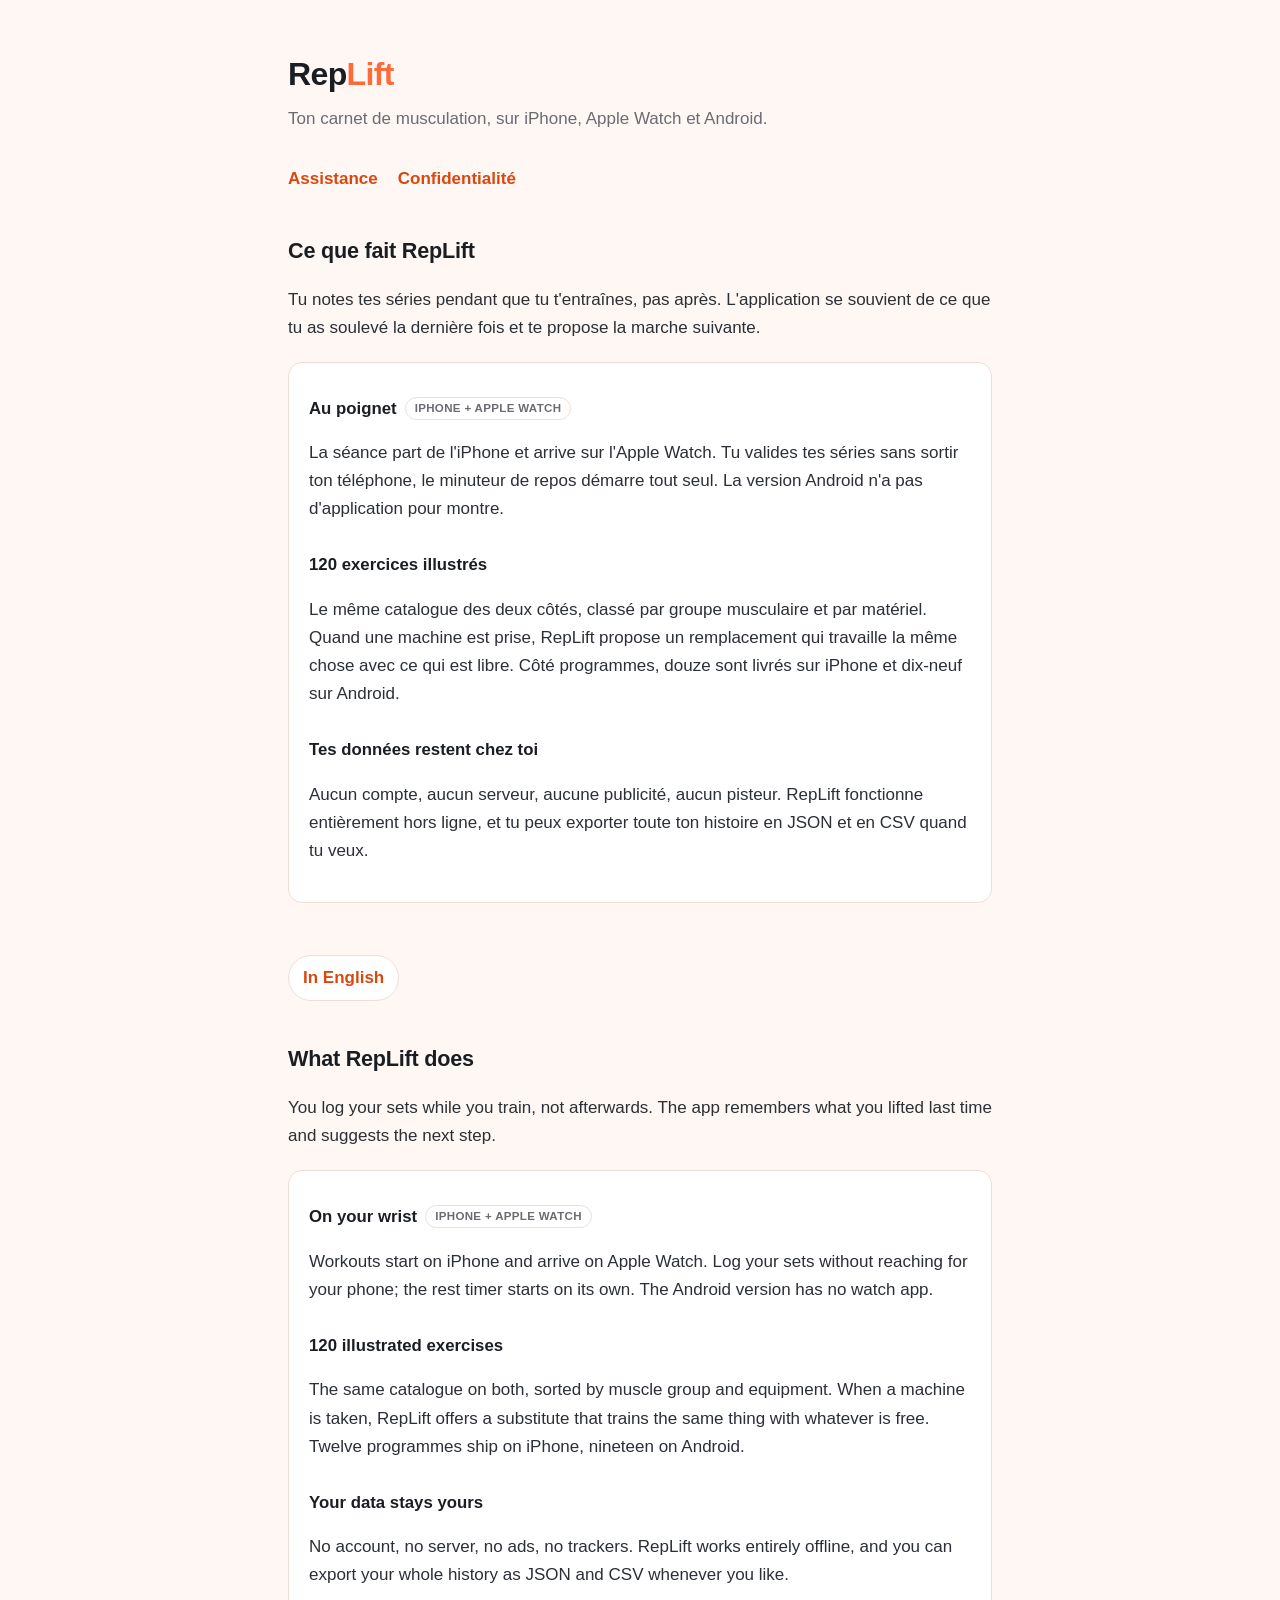
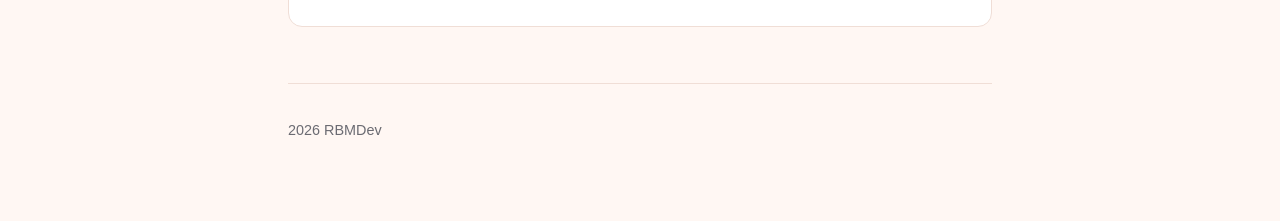
<file: index.html>
<!doctype html>
<html lang="fr">
<head>
<meta charset="utf-8">
<meta name="viewport" content="width=device-width, initial-scale=1">
<title>RepLift</title>
<meta name="description" content="RepLift, carnet de musculation pour iPhone, Apple Watch et Android. Hors ligne, sans compte, sans publicité.">
<link rel="stylesheet" href="style.css">
</head>
<body>
<div class="page">

<header>
  <h1 class="marque">Rep<span>Lift</span></h1>
  <p class="bandeau">Ton carnet de musculation, sur iPhone, Apple&nbsp;Watch et Android.</p>
</header>

<nav>
  <a href="assistance.html">Assistance</a>
  <a href="confidentialite.html">Confidentialité</a>
</nav>

<section>
  <h2>Ce que fait RepLift</h2>
  <p>
    Tu notes tes séries pendant que tu t'entraînes, pas après. L'application se
    souvient de ce que tu as soulevé la dernière fois et te propose la marche
    suivante.
  </p>
  <div class="carte">
    <h3>Au poignet<span class="plateforme">iPhone + Apple Watch</span></h3>
    <p>
      La séance part de l'iPhone et arrive sur l'Apple&nbsp;Watch. Tu valides tes
      séries sans sortir ton téléphone, le minuteur de repos démarre tout seul.
      La version Android n'a pas d'application pour montre.
    </p>
    <h3>120 exercices illustrés</h3>
    <p>
      Le même catalogue des deux côtés, classé par groupe musculaire et par
      matériel. Quand une machine est prise, RepLift propose un remplacement qui
      travaille la même chose avec ce qui est libre. Côté programmes, douze sont
      livrés sur iPhone et dix-neuf sur Android.
    </p>
    <h3>Tes données restent chez toi</h3>
    <p>
      Aucun compte, aucun serveur, aucune publicité, aucun pisteur. RepLift
      fonctionne entièrement hors ligne, et tu peux exporter toute ton histoire
      en JSON et en CSV quand tu veux.
    </p>
  </div>
</section>

<a class="langue" href="#english">In English</a>

<section id="english" lang="en">
  <h2>What RepLift does</h2>
  <p>
    You log your sets while you train, not afterwards. The app remembers what
    you lifted last time and suggests the next step.
  </p>
  <div class="carte">
    <h3>On your wrist<span class="plateforme">iPhone + Apple Watch</span></h3>
    <p>
      Workouts start on iPhone and arrive on Apple&nbsp;Watch. Log your sets
      without reaching for your phone; the rest timer starts on its own. The
      Android version has no watch app.
    </p>
    <h3>120 illustrated exercises</h3>
    <p>
      The same catalogue on both, sorted by muscle group and equipment. When a
      machine is taken, RepLift offers a substitute that trains the same thing
      with whatever is free. Twelve programmes ship on iPhone, nineteen on
      Android.
    </p>
    <h3>Your data stays yours</h3>
    <p>
      No account, no server, no ads, no trackers. RepLift works entirely
      offline, and you can export your whole history as JSON and CSV whenever
      you like.
    </p>
  </div>
</section>

<footer>
  <p>2026 RBMDev</p>
</footer>

</div>
</body>
</html>
</file>
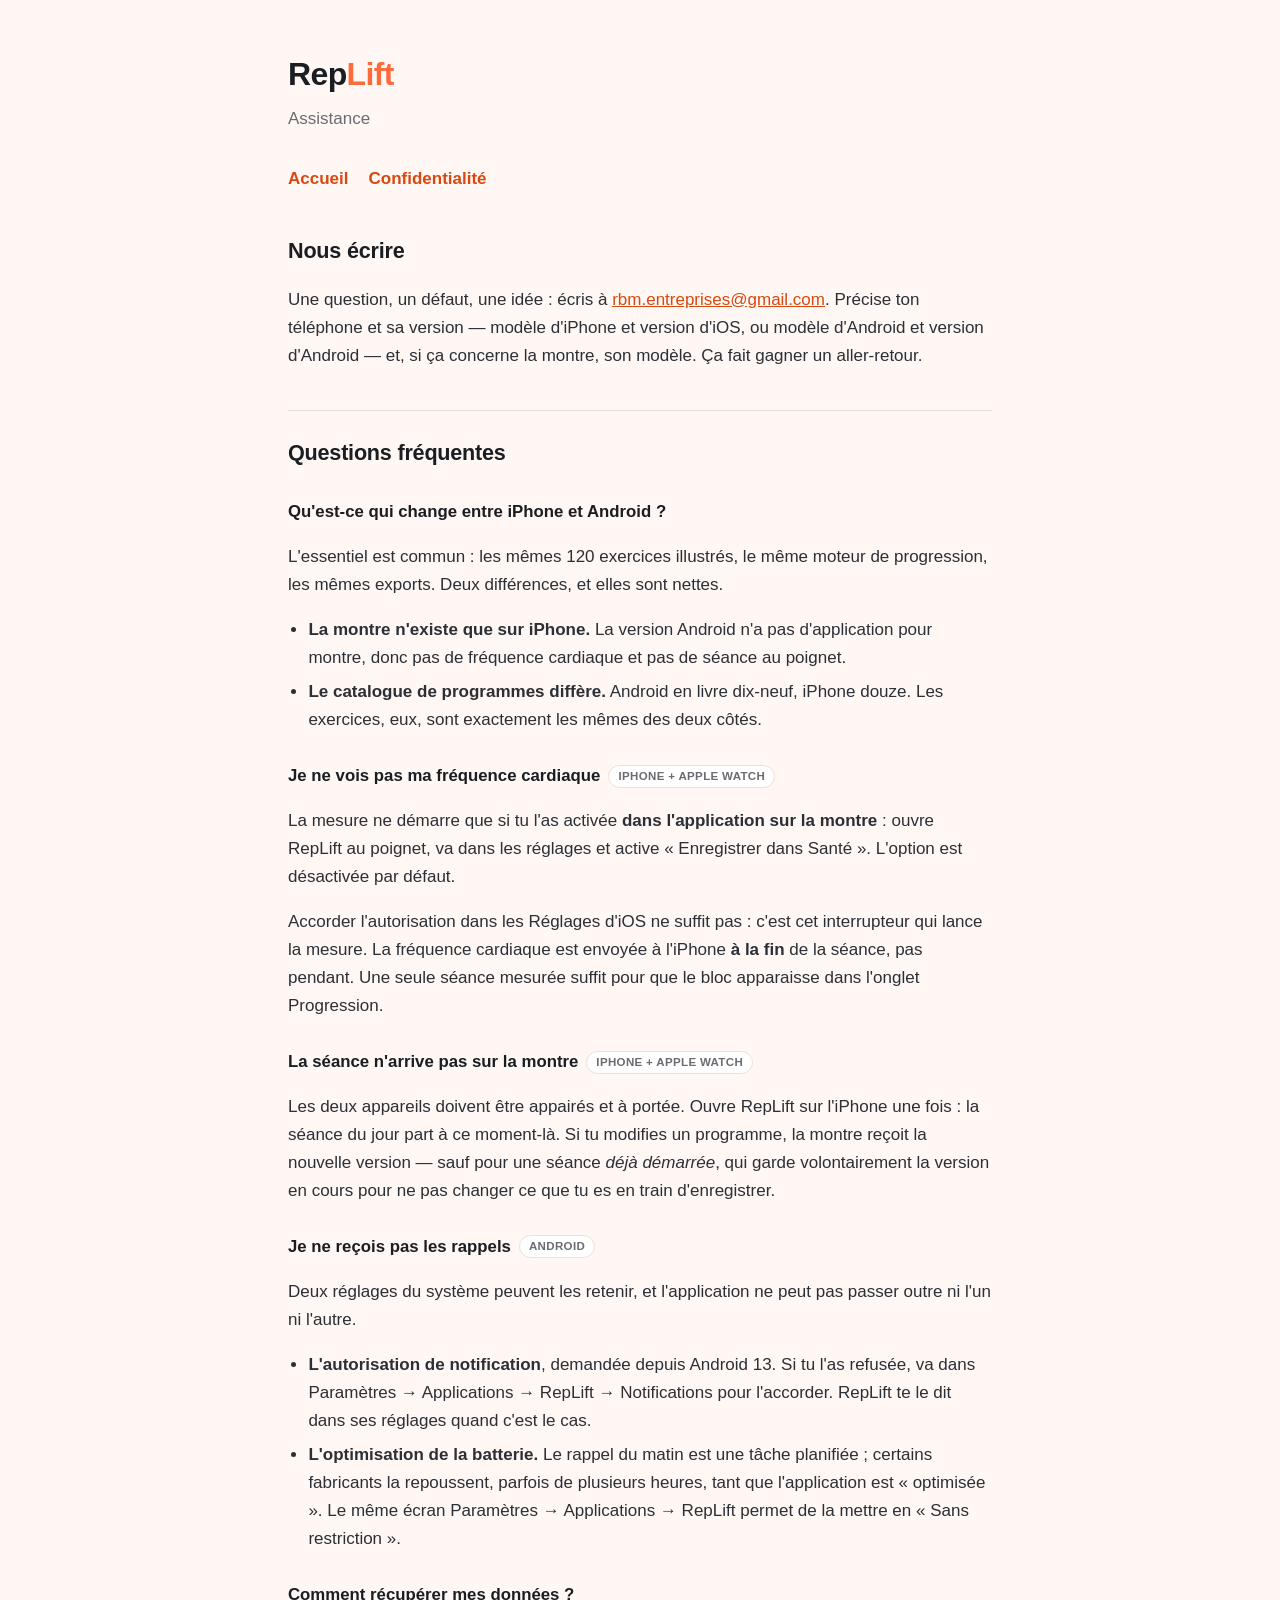
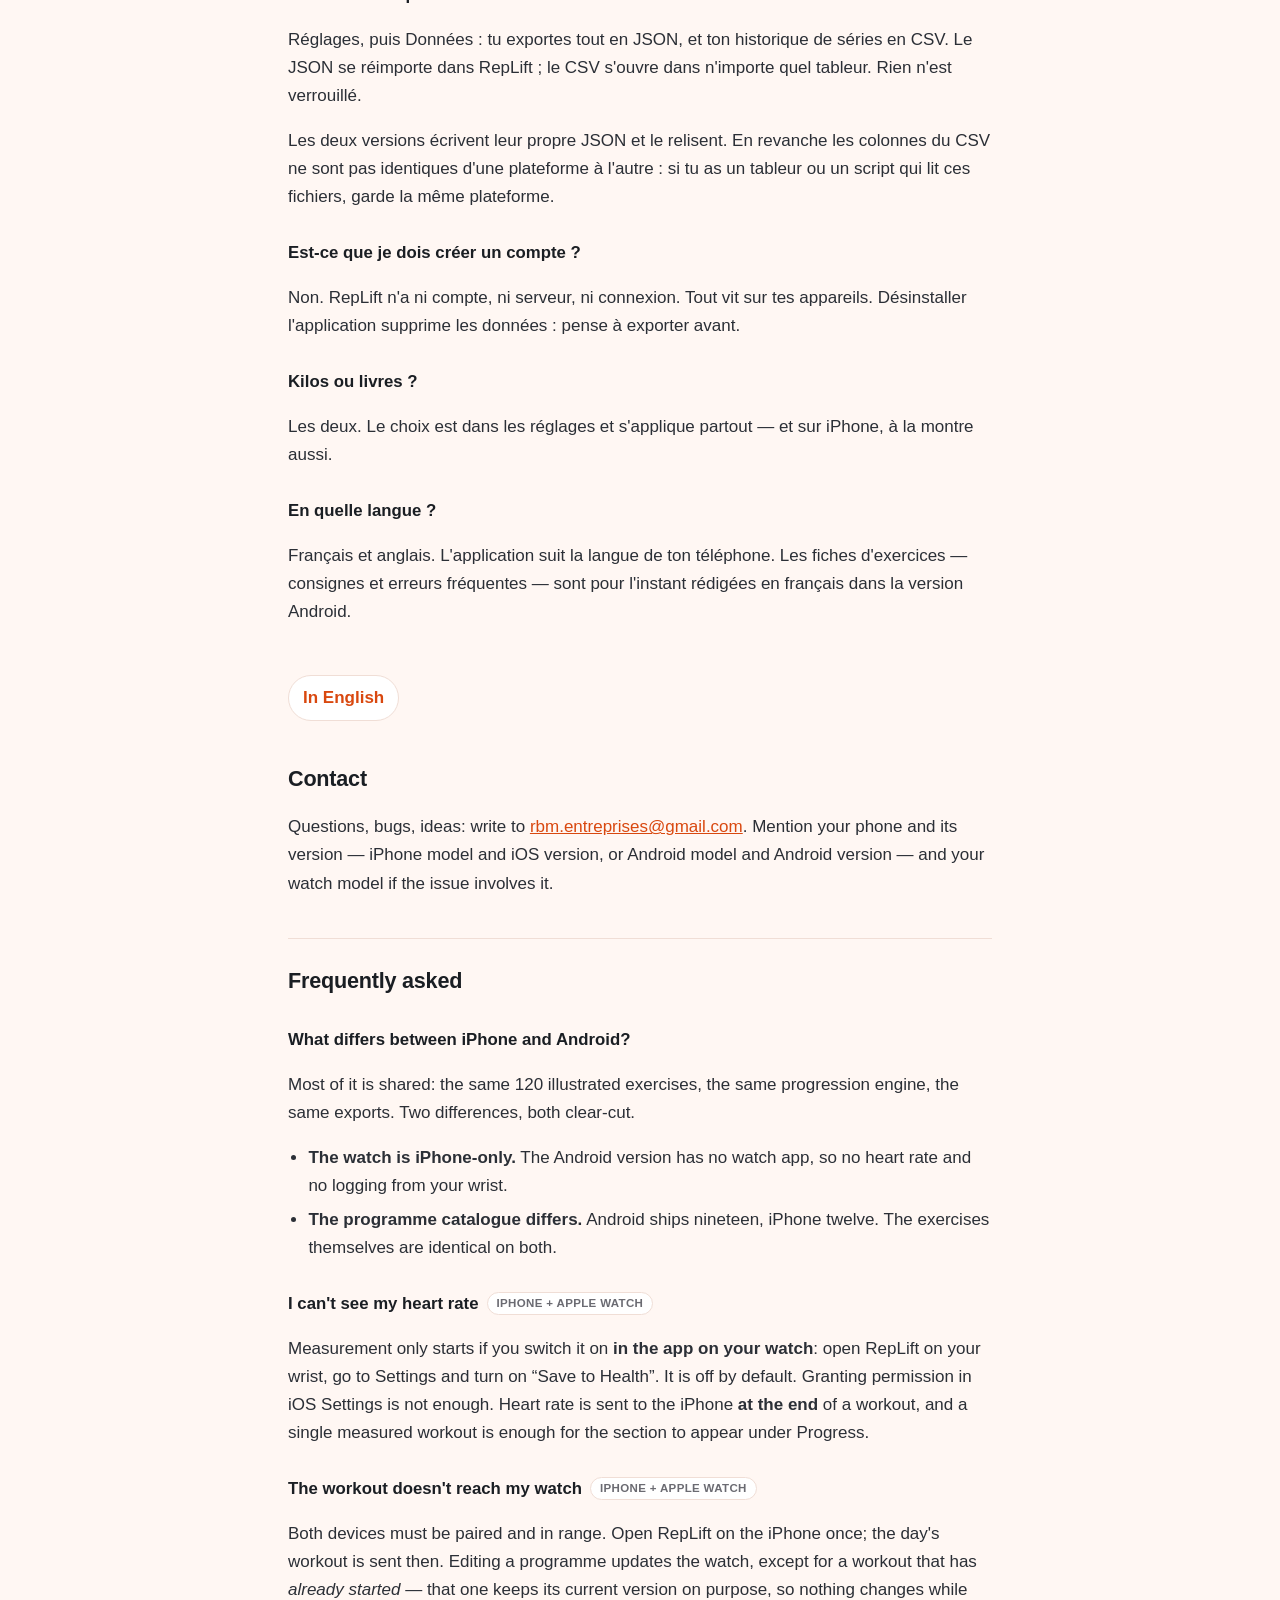
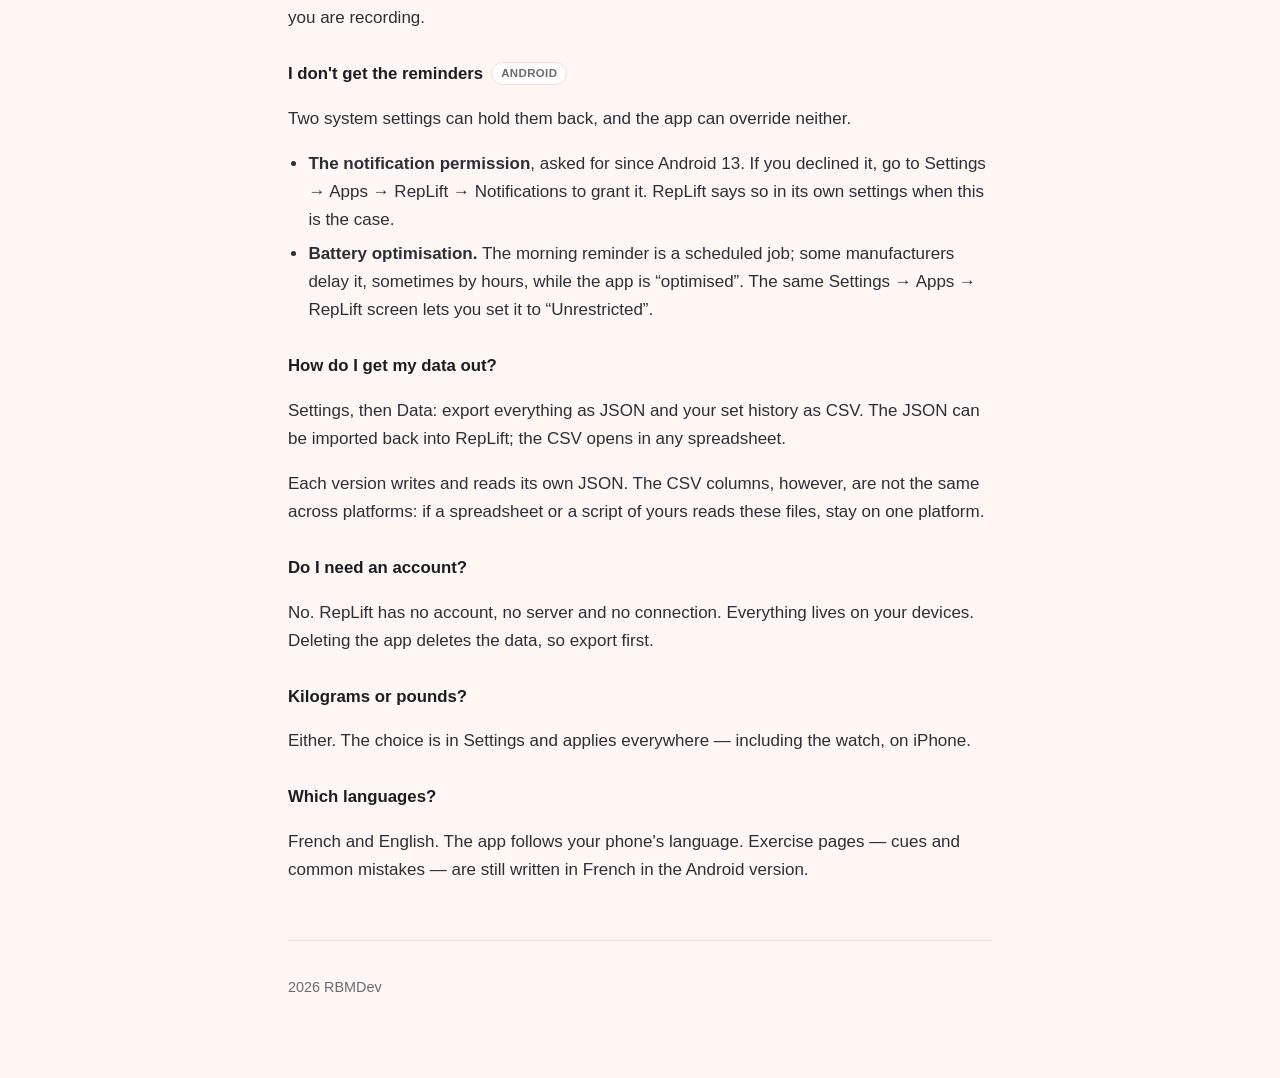
<file: assistance.html>
<!doctype html>
<html lang="fr">
<head>
<meta charset="utf-8">
<meta name="viewport" content="width=device-width, initial-scale=1">
<title>Assistance — RepLift</title>
<meta name="description" content="Aide et contact pour RepLift sur iPhone, Apple Watch et Android : rappels, fréquence cardiaque, sauvegardes.">
<link rel="stylesheet" href="style.css">
</head>
<body>
<div class="page">

<header>
  <h1 class="marque">Rep<span>Lift</span></h1>
  <p class="bandeau">Assistance</p>
</header>

<nav>
  <a href="index.html">Accueil</a>
  <a href="confidentialite.html">Confidentialité</a>
</nav>

<section>
  <h2>Nous écrire</h2>
  <p>
    Une question, un défaut, une idée : écris à
    <a href="mailto:rbm.entreprises@gmail.com">rbm.entreprises@gmail.com</a>.
    Précise ton téléphone et sa version — modèle d'iPhone et version d'iOS, ou
    modèle d'Android et version d'Android — et, si ça concerne la montre, son
    modèle. Ça fait gagner un aller-retour.
  </p>

  <h2>Questions fréquentes</h2>

  <h3>Qu'est-ce qui change entre iPhone et Android ?</h3>
  <p>
    L'essentiel est commun : les mêmes 120 exercices illustrés, le même moteur
    de progression, les mêmes exports. Deux différences, et elles sont nettes.
  </p>
  <ul>
    <li>
      <strong>La montre n'existe que sur iPhone.</strong> La version Android
      n'a pas d'application pour montre, donc pas de fréquence cardiaque et
      pas de séance au poignet.
    </li>
    <li>
      <strong>Le catalogue de programmes diffère.</strong> Android en livre
      dix-neuf, iPhone douze. Les exercices, eux, sont exactement les mêmes des
      deux côtés.
    </li>
  </ul>

  <h3>Je ne vois pas ma fréquence cardiaque<span class="plateforme">iPhone + Apple Watch</span></h3>
  <p>
    La mesure ne démarre que si tu l'as activée <strong>dans l'application sur
    la montre</strong> : ouvre RepLift au poignet, va dans les réglages et
    active « Enregistrer dans Santé ». L'option est désactivée par défaut.
  </p>
  <p>
    Accorder l'autorisation dans les Réglages d'iOS ne suffit pas : c'est cet
    interrupteur qui lance la mesure. La fréquence cardiaque est envoyée à
    l'iPhone <strong>à la fin</strong> de la séance, pas pendant. Une seule
    séance mesurée suffit pour que le bloc apparaisse dans l'onglet Progression.
  </p>

  <h3>La séance n'arrive pas sur la montre<span class="plateforme">iPhone + Apple Watch</span></h3>
  <p>
    Les deux appareils doivent être appairés et à portée. Ouvre RepLift sur
    l'iPhone une fois : la séance du jour part à ce moment-là. Si tu modifies
    un programme, la montre reçoit la nouvelle version — sauf pour une séance
    <em>déjà démarrée</em>, qui garde volontairement la version en cours pour
    ne pas changer ce que tu es en train d'enregistrer.
  </p>

  <h3>Je ne reçois pas les rappels<span class="plateforme">Android</span></h3>
  <p>
    Deux réglages du système peuvent les retenir, et l'application ne peut pas
    passer outre ni l'un ni l'autre.
  </p>
  <ul>
    <li>
      <strong>L'autorisation de notification</strong>, demandée depuis
      Android&nbsp;13. Si tu l'as refusée, va dans Paramètres → Applications →
      RepLift → Notifications pour l'accorder. RepLift te le dit dans ses
      réglages quand c'est le cas.
    </li>
    <li>
      <strong>L'optimisation de la batterie.</strong> Le rappel du matin est
      une tâche planifiée ; certains fabricants la repoussent, parfois de
      plusieurs heures, tant que l'application est « optimisée ». Le même écran
      Paramètres → Applications → RepLift permet de la mettre en « Sans
      restriction ».
    </li>
  </ul>

  <h3>Comment récupérer mes données ?</h3>
  <p>
    Réglages, puis Données : tu exportes tout en JSON, et ton historique de
    séries en CSV. Le JSON se réimporte dans RepLift ; le CSV s'ouvre dans
    n'importe quel tableur. Rien n'est verrouillé.
  </p>
  <p>
    Les deux versions écrivent leur propre JSON et le relisent. En revanche les
    colonnes du CSV ne sont pas identiques d'une plateforme à l'autre : si tu
    as un tableur ou un script qui lit ces fichiers, garde la même plateforme.
  </p>

  <h3>Est-ce que je dois créer un compte ?</h3>
  <p>
    Non. RepLift n'a ni compte, ni serveur, ni connexion. Tout vit sur tes
    appareils. Désinstaller l'application supprime les données : pense à
    exporter avant.
  </p>

  <h3>Kilos ou livres ?</h3>
  <p>
    Les deux. Le choix est dans les réglages et s'applique partout — et sur
    iPhone, à la montre aussi.
  </p>

  <h3>En quelle langue ?</h3>
  <p>
    Français et anglais. L'application suit la langue de ton téléphone. Les
    fiches d'exercices — consignes et erreurs fréquentes — sont pour l'instant
    rédigées en français dans la version Android.
  </p>
</section>

<a class="langue" href="#english">In English</a>

<section id="english" lang="en">
  <h2>Contact</h2>
  <p>
    Questions, bugs, ideas: write to
    <a href="mailto:rbm.entreprises@gmail.com">rbm.entreprises@gmail.com</a>.
    Mention your phone and its version — iPhone model and iOS version, or
    Android model and Android version — and your watch model if the issue
    involves it.
  </p>

  <h2>Frequently asked</h2>

  <h3>What differs between iPhone and Android?</h3>
  <p>
    Most of it is shared: the same 120 illustrated exercises, the same
    progression engine, the same exports. Two differences, both clear-cut.
  </p>
  <ul>
    <li>
      <strong>The watch is iPhone-only.</strong> The Android version has no
      watch app, so no heart rate and no logging from your wrist.
    </li>
    <li>
      <strong>The programme catalogue differs.</strong> Android ships
      nineteen, iPhone twelve. The exercises themselves are identical on both.
    </li>
  </ul>

  <h3>I can't see my heart rate<span class="plateforme">iPhone + Apple Watch</span></h3>
  <p>
    Measurement only starts if you switch it on <strong>in the app on your
    watch</strong>: open RepLift on your wrist, go to Settings and turn on
    “Save to Health”. It is off by default. Granting permission in iOS Settings
    is not enough. Heart rate is sent to the iPhone <strong>at the end</strong>
    of a workout, and a single measured workout is enough for the section to
    appear under Progress.
  </p>

  <h3>The workout doesn't reach my watch<span class="plateforme">iPhone + Apple Watch</span></h3>
  <p>
    Both devices must be paired and in range. Open RepLift on the iPhone once;
    the day's workout is sent then. Editing a programme updates the watch,
    except for a workout that has <em>already started</em> — that one keeps its
    current version on purpose, so nothing changes while you are recording.
  </p>

  <h3>I don't get the reminders<span class="plateforme">Android</span></h3>
  <p>
    Two system settings can hold them back, and the app can override neither.
  </p>
  <ul>
    <li>
      <strong>The notification permission</strong>, asked for since
      Android&nbsp;13. If you declined it, go to Settings → Apps → RepLift →
      Notifications to grant it. RepLift says so in its own settings when this
      is the case.
    </li>
    <li>
      <strong>Battery optimisation.</strong> The morning reminder is a
      scheduled job; some manufacturers delay it, sometimes by hours, while the
      app is “optimised”. The same Settings → Apps → RepLift screen lets you
      set it to “Unrestricted”.
    </li>
  </ul>

  <h3>How do I get my data out?</h3>
  <p>
    Settings, then Data: export everything as JSON and your set history as CSV.
    The JSON can be imported back into RepLift; the CSV opens in any
    spreadsheet.
  </p>
  <p>
    Each version writes and reads its own JSON. The CSV columns, however, are
    not the same across platforms: if a spreadsheet or a script of yours reads
    these files, stay on one platform.
  </p>

  <h3>Do I need an account?</h3>
  <p>
    No. RepLift has no account, no server and no connection. Everything lives on
    your devices. Deleting the app deletes the data, so export first.
  </p>

  <h3>Kilograms or pounds?</h3>
  <p>
    Either. The choice is in Settings and applies everywhere — including the
    watch, on iPhone.
  </p>

  <h3>Which languages?</h3>
  <p>
    French and English. The app follows your phone's language. Exercise
    pages — cues and common mistakes — are still written in French in the
    Android version.
  </p>
</section>

<footer>
  <p>2026 RBMDev</p>
</footer>

</div>
</body>
</html>
</file>
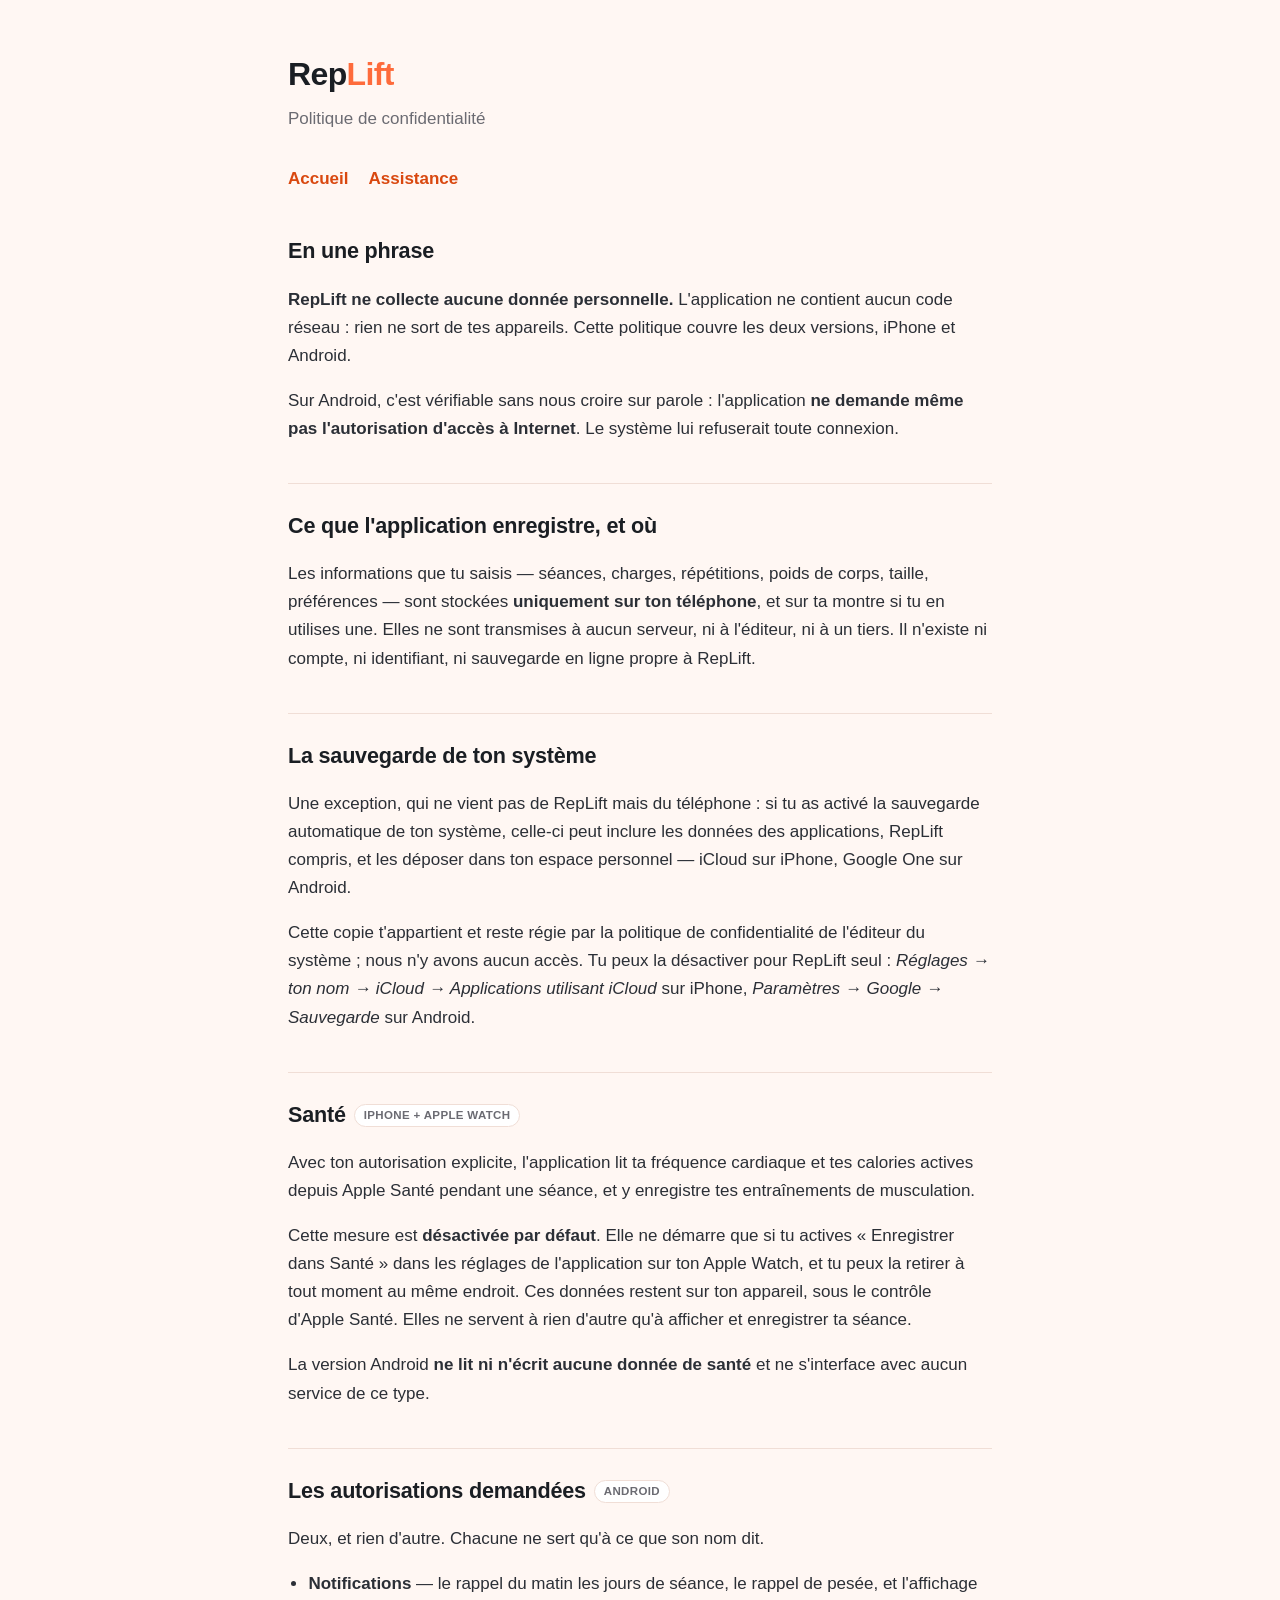
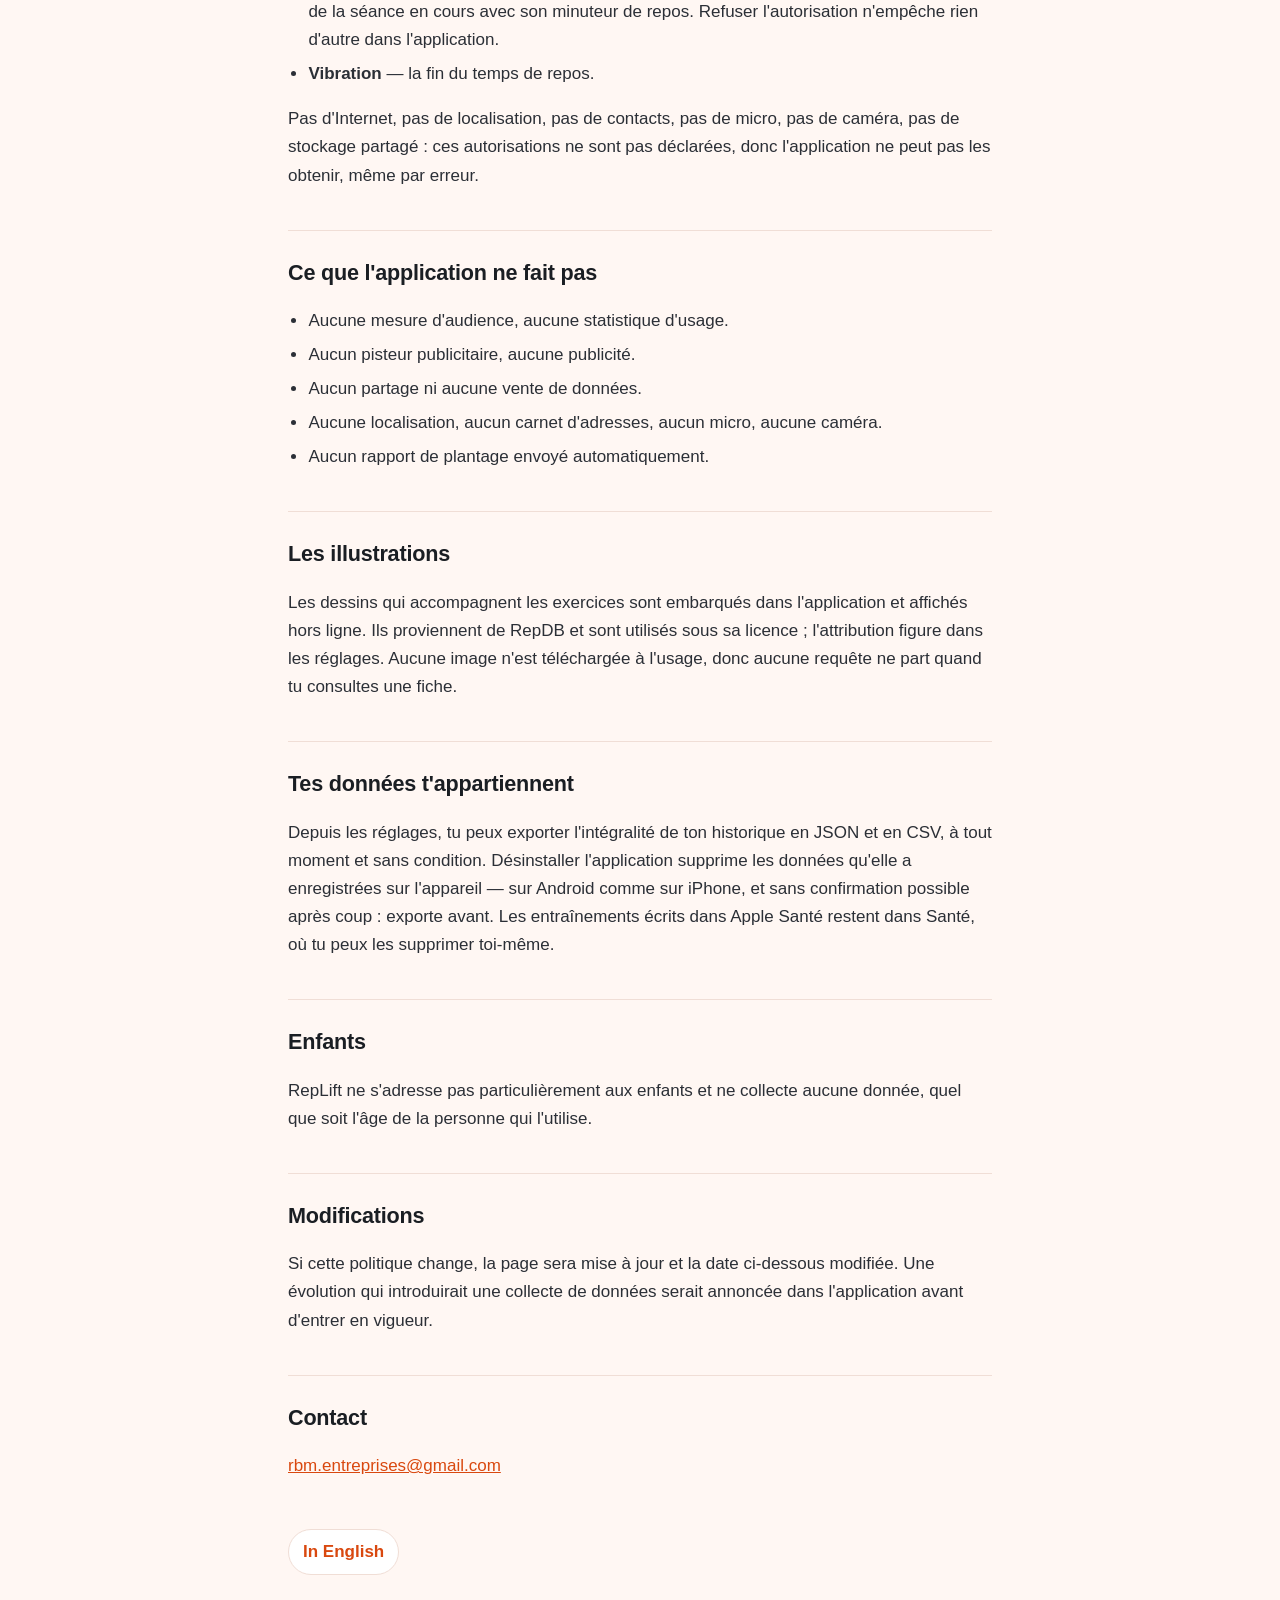
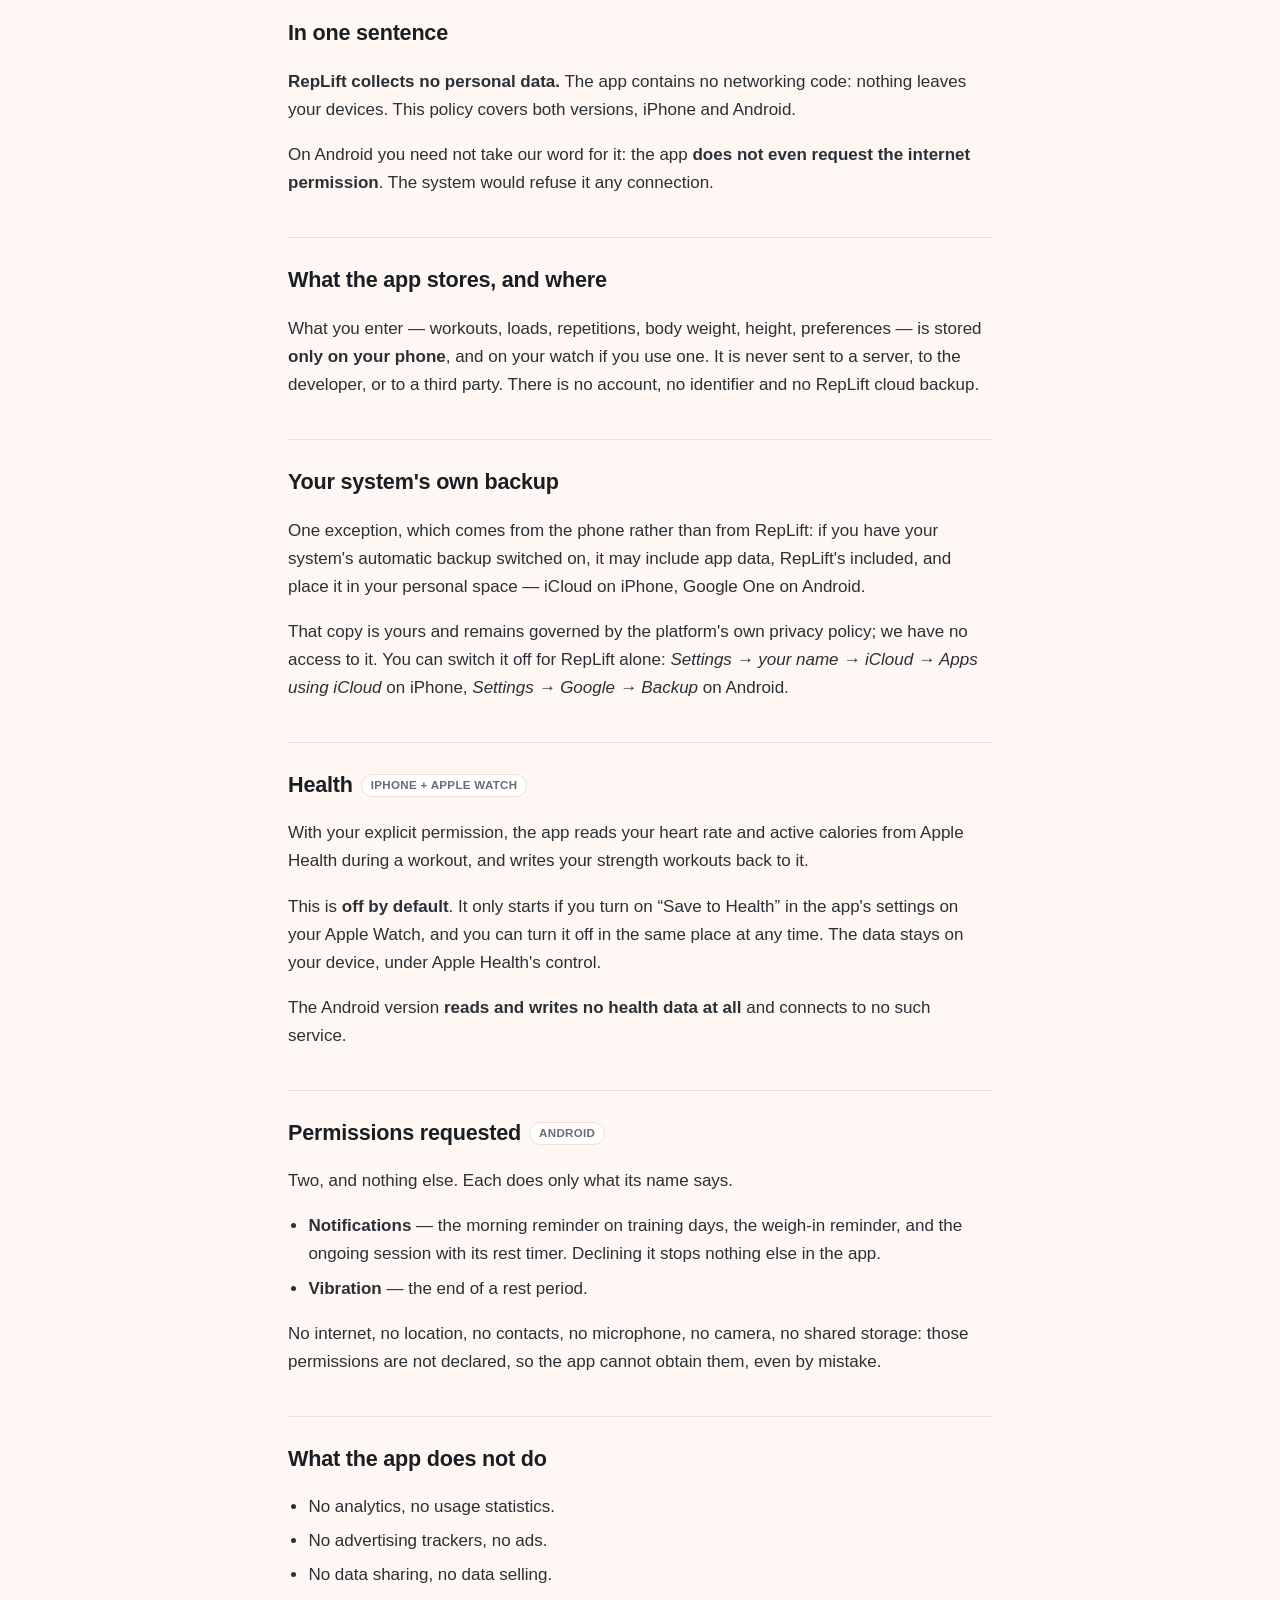
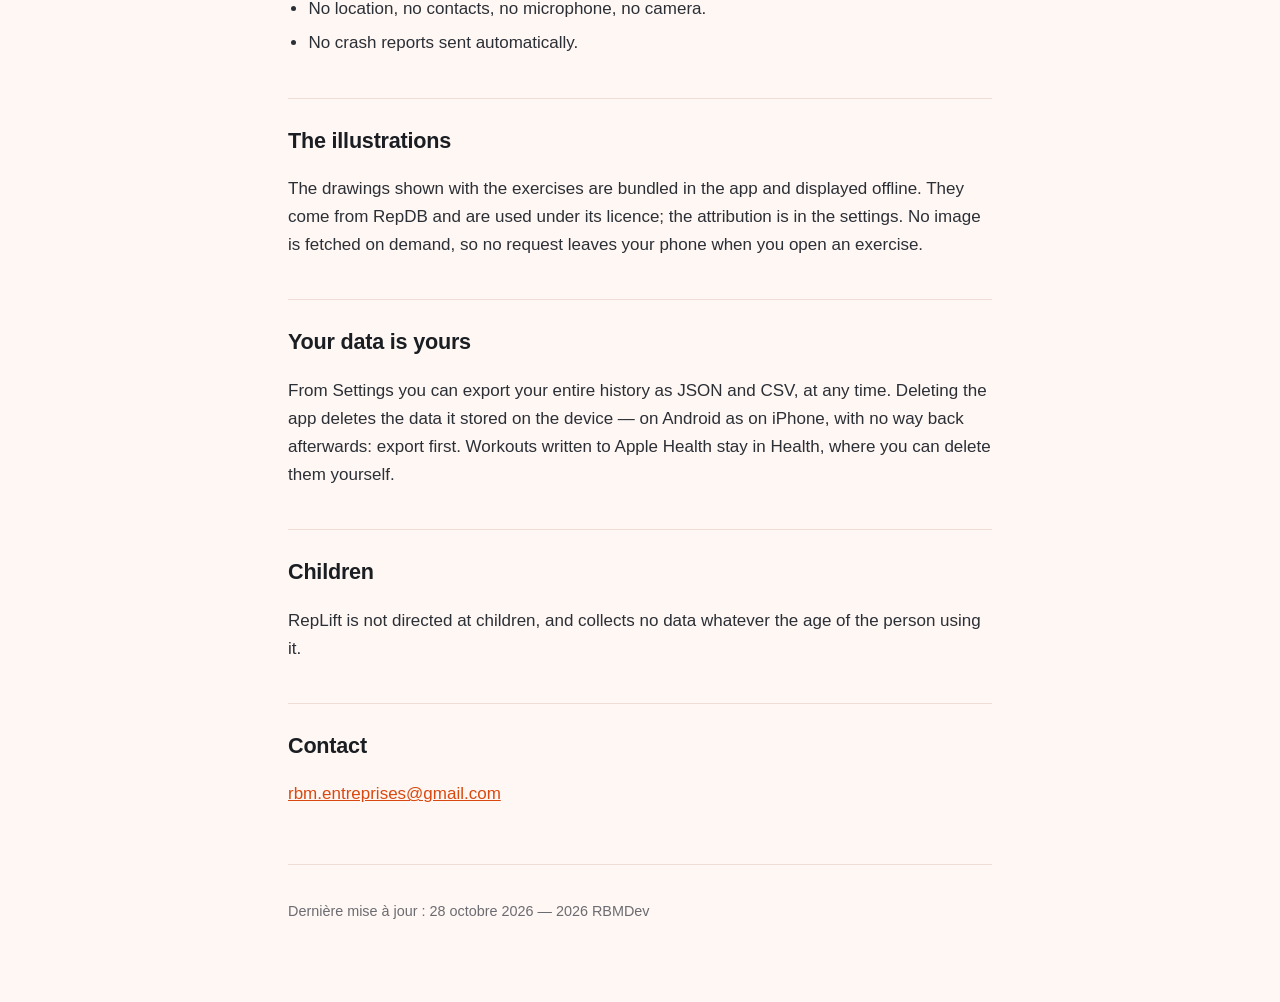
<file: confidentialite.html>
<!doctype html>
<html lang="fr">
<head>
<meta charset="utf-8">
<meta name="viewport" content="width=device-width, initial-scale=1">
<title>Politique de confidentialité — RepLift</title>
<meta name="description" content="RepLift ne collecte aucune donnée personnelle et fonctionne entièrement hors ligne, sur iPhone comme sur Android.">
<link rel="stylesheet" href="style.css">
</head>
<body>
<div class="page">

<header>
  <h1 class="marque">Rep<span>Lift</span></h1>
  <p class="bandeau">Politique de confidentialité</p>
</header>

<nav>
  <a href="index.html">Accueil</a>
  <a href="assistance.html">Assistance</a>
</nav>

<section>
  <h2>En une phrase</h2>
  <p>
    <strong>RepLift ne collecte aucune donnée personnelle.</strong>
    L'application ne contient aucun code réseau : rien ne sort de tes appareils.
    Cette politique couvre les deux versions, iPhone et Android.
  </p>
  <p>
    Sur Android, c'est vérifiable sans nous croire sur parole : l'application
    <strong>ne demande même pas l'autorisation d'accès à Internet</strong>. Le
    système lui refuserait toute connexion.
  </p>

  <h2>Ce que l'application enregistre, et où</h2>
  <p>
    Les informations que tu saisis — séances, charges, répétitions, poids de
    corps, taille, préférences — sont stockées <strong>uniquement sur ton
    téléphone</strong>, et sur ta montre si tu en utilises une. Elles ne sont
    transmises à aucun serveur, ni à l'éditeur, ni à un tiers. Il n'existe ni
    compte, ni identifiant, ni sauvegarde en ligne propre à RepLift.
  </p>

  <h2>La sauvegarde de ton système</h2>
  <p>
    Une exception, qui ne vient pas de RepLift mais du téléphone : si tu as
    activé la sauvegarde automatique de ton système, celle-ci peut inclure les
    données des applications, RepLift compris, et les déposer dans ton espace
    personnel — iCloud sur iPhone, Google&nbsp;One sur Android.
  </p>
  <p>
    Cette copie t'appartient et reste régie par la politique de confidentialité
    de l'éditeur du système ; nous n'y avons aucun accès. Tu peux la désactiver
    pour RepLift seul : <em>Réglages → ton nom → iCloud → Applications
    utilisant iCloud</em> sur iPhone, <em>Paramètres → Google → Sauvegarde</em>
    sur Android.
  </p>

  <h2>Santé<span class="plateforme">iPhone + Apple Watch</span></h2>
  <p>
    Avec ton autorisation explicite, l'application lit ta fréquence cardiaque et
    tes calories actives depuis Apple Santé pendant une séance, et y enregistre
    tes entraînements de musculation.
  </p>
  <p>
    Cette mesure est <strong>désactivée par défaut</strong>. Elle ne démarre que
    si tu actives « Enregistrer dans Santé » dans les réglages de l'application
    sur ton Apple&nbsp;Watch, et tu peux la retirer à tout moment au même
    endroit. Ces données restent sur ton appareil, sous le contrôle d'Apple
    Santé. Elles ne servent à rien d'autre qu'à afficher et enregistrer ta
    séance.
  </p>
  <p>
    La version Android <strong>ne lit ni n'écrit aucune donnée de santé</strong>
    et ne s'interface avec aucun service de ce type.
  </p>

  <h2>Les autorisations demandées<span class="plateforme">Android</span></h2>
  <p>
    Deux, et rien d'autre. Chacune ne sert qu'à ce que son nom dit.
  </p>
  <ul>
    <li>
      <strong>Notifications</strong> — le rappel du matin les jours de séance,
      le rappel de pesée, et l'affichage de la séance en cours avec son
      minuteur de repos. Refuser l'autorisation n'empêche rien d'autre dans
      l'application.
    </li>
    <li>
      <strong>Vibration</strong> — la fin du temps de repos.
    </li>
  </ul>
  <p>
    Pas d'Internet, pas de localisation, pas de contacts, pas de micro, pas de
    caméra, pas de stockage partagé : ces autorisations ne sont pas déclarées,
    donc l'application ne peut pas les obtenir, même par erreur.
  </p>

  <h2>Ce que l'application ne fait pas</h2>
  <ul>
    <li>Aucune mesure d'audience, aucune statistique d'usage.</li>
    <li>Aucun pisteur publicitaire, aucune publicité.</li>
    <li>Aucun partage ni aucune vente de données.</li>
    <li>Aucune localisation, aucun carnet d'adresses, aucun micro, aucune caméra.</li>
    <li>Aucun rapport de plantage envoyé automatiquement.</li>
  </ul>

  <h2>Les illustrations</h2>
  <p>
    Les dessins qui accompagnent les exercices sont embarqués dans
    l'application et affichés hors ligne. Ils proviennent de RepDB et sont
    utilisés sous sa licence ; l'attribution figure dans les réglages. Aucune
    image n'est téléchargée à l'usage, donc aucune requête ne part quand tu
    consultes une fiche.
  </p>

  <h2>Tes données t'appartiennent</h2>
  <p>
    Depuis les réglages, tu peux exporter l'intégralité de ton historique en
    JSON et en CSV, à tout moment et sans condition. Désinstaller l'application
    supprime les données qu'elle a enregistrées sur l'appareil — sur Android
    comme sur iPhone, et sans confirmation possible après coup : exporte avant.
    Les entraînements écrits dans Apple Santé restent dans Santé, où tu peux
    les supprimer toi-même.
  </p>

  <h2>Enfants</h2>
  <p>
    RepLift ne s'adresse pas particulièrement aux enfants et ne collecte aucune
    donnée, quel que soit l'âge de la personne qui l'utilise.
  </p>

  <h2>Modifications</h2>
  <p>
    Si cette politique change, la page sera mise à jour et la date ci-dessous
    modifiée. Une évolution qui introduirait une collecte de données serait
    annoncée dans l'application avant d'entrer en vigueur.
  </p>

  <h2>Contact</h2>
  <p>
    <a href="mailto:rbm.entreprises@gmail.com">rbm.entreprises@gmail.com</a>
  </p>
</section>

<a class="langue" href="#english">In English</a>

<section id="english" lang="en">
  <h2>In one sentence</h2>
  <p>
    <strong>RepLift collects no personal data.</strong> The app contains no
    networking code: nothing leaves your devices. This policy covers both
    versions, iPhone and Android.
  </p>
  <p>
    On Android you need not take our word for it: the app
    <strong>does not even request the internet permission</strong>. The system
    would refuse it any connection.
  </p>

  <h2>What the app stores, and where</h2>
  <p>
    What you enter — workouts, loads, repetitions, body weight, height,
    preferences — is stored <strong>only on your phone</strong>, and on your
    watch if you use one. It is never sent to a server, to the developer, or to
    a third party. There is no account, no identifier and no RepLift cloud
    backup.
  </p>

  <h2>Your system's own backup</h2>
  <p>
    One exception, which comes from the phone rather than from RepLift: if you
    have your system's automatic backup switched on, it may include app data,
    RepLift's included, and place it in your personal space — iCloud on iPhone,
    Google&nbsp;One on Android.
  </p>
  <p>
    That copy is yours and remains governed by the platform's own privacy
    policy; we have no access to it. You can switch it off for RepLift alone:
    <em>Settings → your name → iCloud → Apps using iCloud</em> on iPhone,
    <em>Settings → Google → Backup</em> on Android.
  </p>

  <h2>Health<span class="plateforme">iPhone + Apple Watch</span></h2>
  <p>
    With your explicit permission, the app reads your heart rate and active
    calories from Apple Health during a workout, and writes your strength
    workouts back to it.
  </p>
  <p>
    This is <strong>off by default</strong>. It only starts if you turn on “Save
    to Health” in the app's settings on your Apple&nbsp;Watch, and you can turn
    it off in the same place at any time. The data stays on your device, under
    Apple Health's control.
  </p>
  <p>
    The Android version <strong>reads and writes no health data at all</strong>
    and connects to no such service.
  </p>

  <h2>Permissions requested<span class="plateforme">Android</span></h2>
  <p>
    Two, and nothing else. Each does only what its name says.
  </p>
  <ul>
    <li>
      <strong>Notifications</strong> — the morning reminder on training days,
      the weigh-in reminder, and the ongoing session with its rest timer.
      Declining it stops nothing else in the app.
    </li>
    <li><strong>Vibration</strong> — the end of a rest period.</li>
  </ul>
  <p>
    No internet, no location, no contacts, no microphone, no camera, no shared
    storage: those permissions are not declared, so the app cannot obtain them,
    even by mistake.
  </p>

  <h2>What the app does not do</h2>
  <ul>
    <li>No analytics, no usage statistics.</li>
    <li>No advertising trackers, no ads.</li>
    <li>No data sharing, no data selling.</li>
    <li>No location, no contacts, no microphone, no camera.</li>
    <li>No crash reports sent automatically.</li>
  </ul>

  <h2>The illustrations</h2>
  <p>
    The drawings shown with the exercises are bundled in the app and displayed
    offline. They come from RepDB and are used under its licence; the
    attribution is in the settings. No image is fetched on demand, so no
    request leaves your phone when you open an exercise.
  </p>

  <h2>Your data is yours</h2>
  <p>
    From Settings you can export your entire history as JSON and CSV, at any
    time. Deleting the app deletes the data it stored on the device — on
    Android as on iPhone, with no way back afterwards: export first. Workouts
    written to Apple Health stay in Health, where you can delete them yourself.
  </p>

  <h2>Children</h2>
  <p>
    RepLift is not directed at children, and collects no data whatever the age
    of the person using it.
  </p>

  <h2>Contact</h2>
  <p>
    <a href="mailto:rbm.entreprises@gmail.com">rbm.entreprises@gmail.com</a>
  </p>
</section>

<footer>
  <p>Dernière mise à jour : 28 octobre 2026 — 2026 RBMDev</p>
</footer>

</div>
</body>
</html>
</file>
<file: style.css>
/* Palette reprise de l'application : corail #FE6B3B, encre #1A1E23. */
:root {
  --accent: #D9480F;          /* corail assombri : 4,6:1 sur le fond clair */
  --accent-vif: #FE6B3B;
  --encre: #1A1E23;
  --texte: #2B2F36;
  --discret: #6B6B72;
  --fond: #FFF7F3;
  --carte: #FFFFFF;
  --bordure: #F0DED6;
}
@media (prefers-color-scheme: dark) {
  :root {
    --accent: #FF8A5F;
    --accent-vif: #FE6B3B;
    --encre: #F5F5F7;
    --texte: #D8D8DE;
    --discret: #9A9AA2;
    --fond: #0B0B0D;
    --carte: #16161A;
    --bordure: #27272E;
  }
}
* { box-sizing: border-box; }
body {
  margin: 0;
  padding: 0 16px 64px;
  background: var(--fond);
  color: var(--texte);
  font: 17px/1.65 -apple-system, BlinkMacSystemFont, "Segoe UI", Roboto, Helvetica, Arial, sans-serif;
  -webkit-text-size-adjust: 100%;
}
.page { max-width: 44rem; margin: 0 auto; }
header { padding: 48px 0 8px; }
.marque {
  font-size: 2rem; font-weight: 800; letter-spacing: -0.02em;
  color: var(--encre); margin: 0;
}
.marque span { color: var(--accent-vif); }
.bandeau { color: var(--discret); margin: 4px 0 0; }
nav { margin: 24px 0 8px; display: flex; flex-wrap: wrap; gap: 8px 20px; }
nav a { color: var(--accent); text-decoration: none; font-weight: 600; }
nav a:hover { text-decoration: underline; }
h2 {
  color: var(--encre); font-size: 1.35rem; letter-spacing: -0.01em;
  margin: 40px 0 8px; padding-top: 24px; border-top: 1px solid var(--bordure);
}
h3 { color: var(--encre); font-size: 1.05rem; margin: 28px 0 4px; }
section > h2:first-child { border-top: none; padding-top: 0; }
.carte {
  background: var(--carte); border: 1px solid var(--bordure);
  border-radius: 14px; padding: 4px 20px 20px; margin: 20px 0;
}
a { color: var(--accent); }
ul { padding-left: 1.2em; }
li { margin: 6px 0; }
.langue {
  display: inline-block; margin: 32px 0 0; padding: 8px 14px;
  border: 1px solid var(--bordure); border-radius: 999px;
  background: var(--carte); text-decoration: none; font-weight: 600;
}
footer {
  margin-top: 56px; padding-top: 20px; border-top: 1px solid var(--bordure);
  color: var(--discret); font-size: 0.9rem;
}
/* Étiquette de plateforme, pour les sections qui ne valent que d'un côté. */
.plateforme {
  display: inline-block; margin-left: 8px; padding: 1px 9px;
  border: 1px solid var(--bordure); border-radius: 999px;
  background: var(--carte); color: var(--discret);
  font-size: 0.72rem; font-weight: 700; letter-spacing: 0.03em;
  text-transform: uppercase; vertical-align: 0.2em; white-space: nowrap;
}
h3 .plateforme { vertical-align: 0.15em; }

code {
  background: var(--carte); border: 1px solid var(--bordure);
  border-radius: 6px; padding: 1px 6px; font-size: 0.9em;
}
</file>
